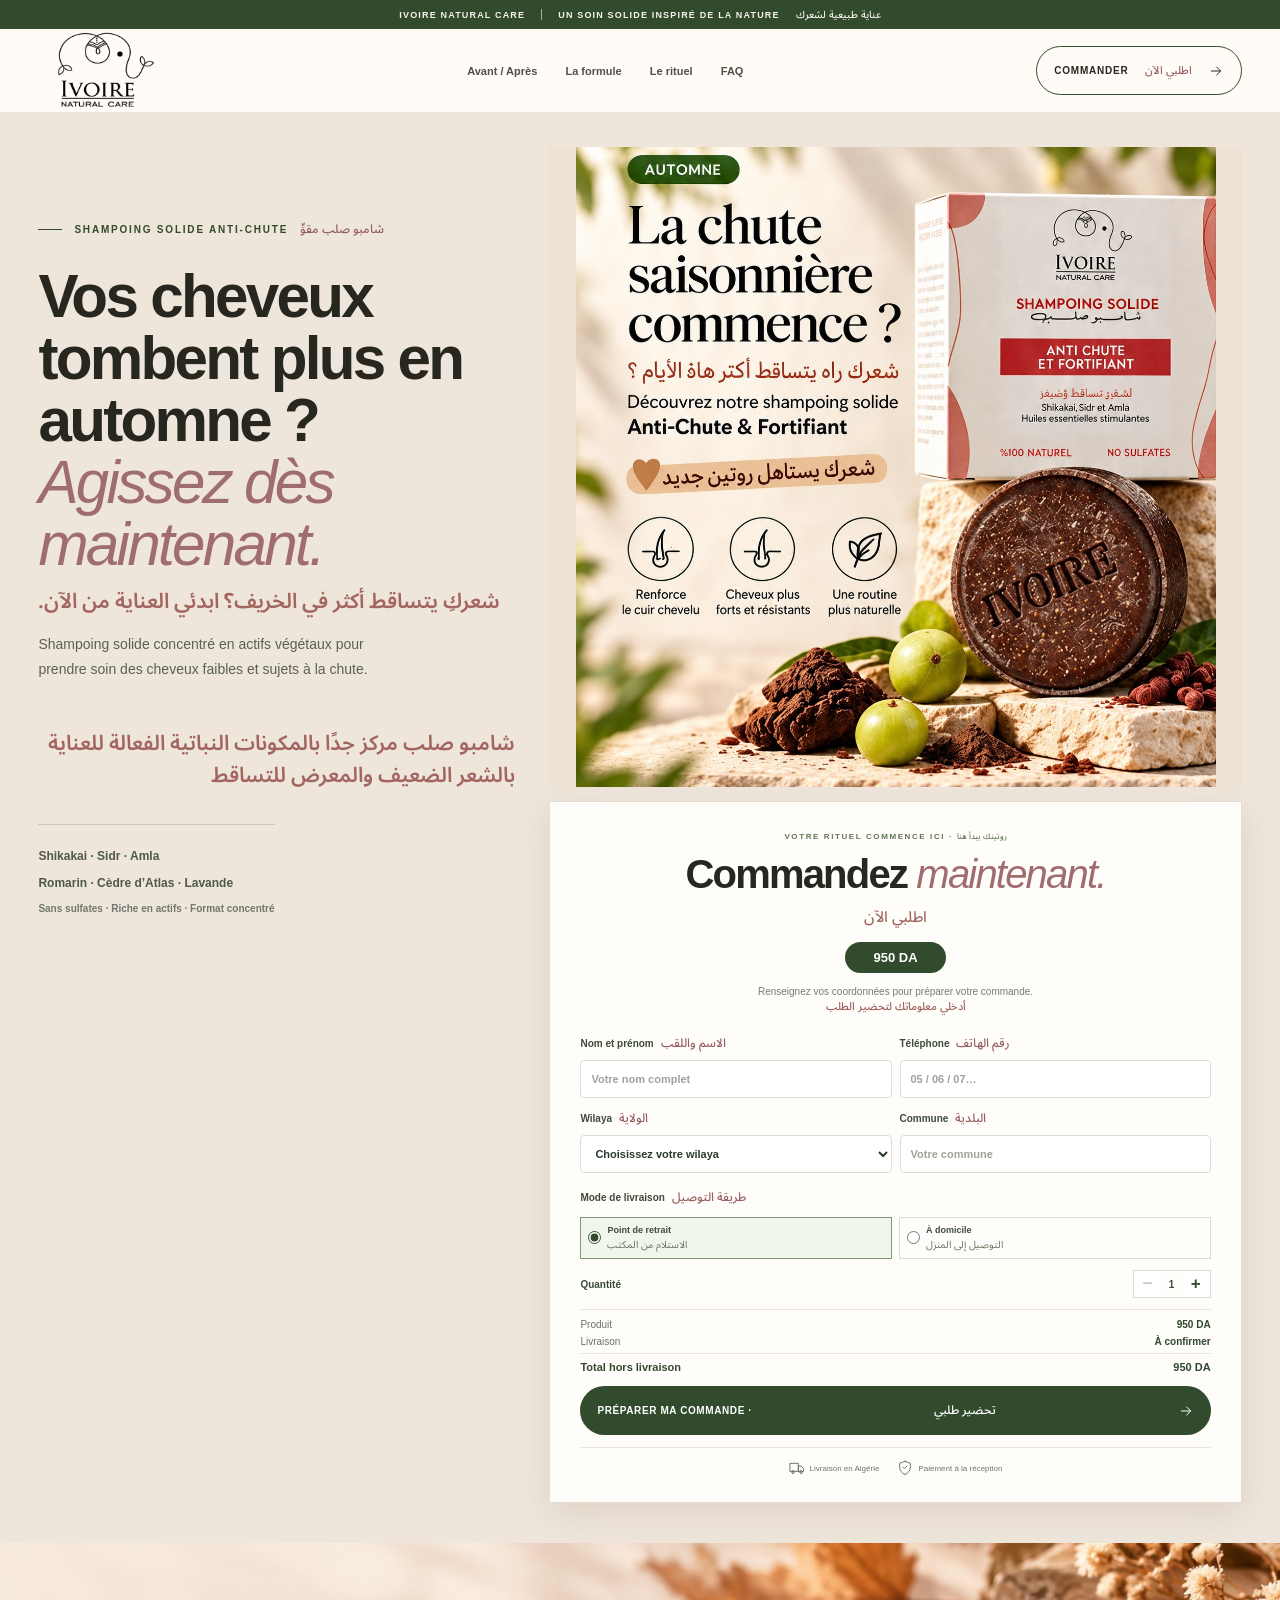
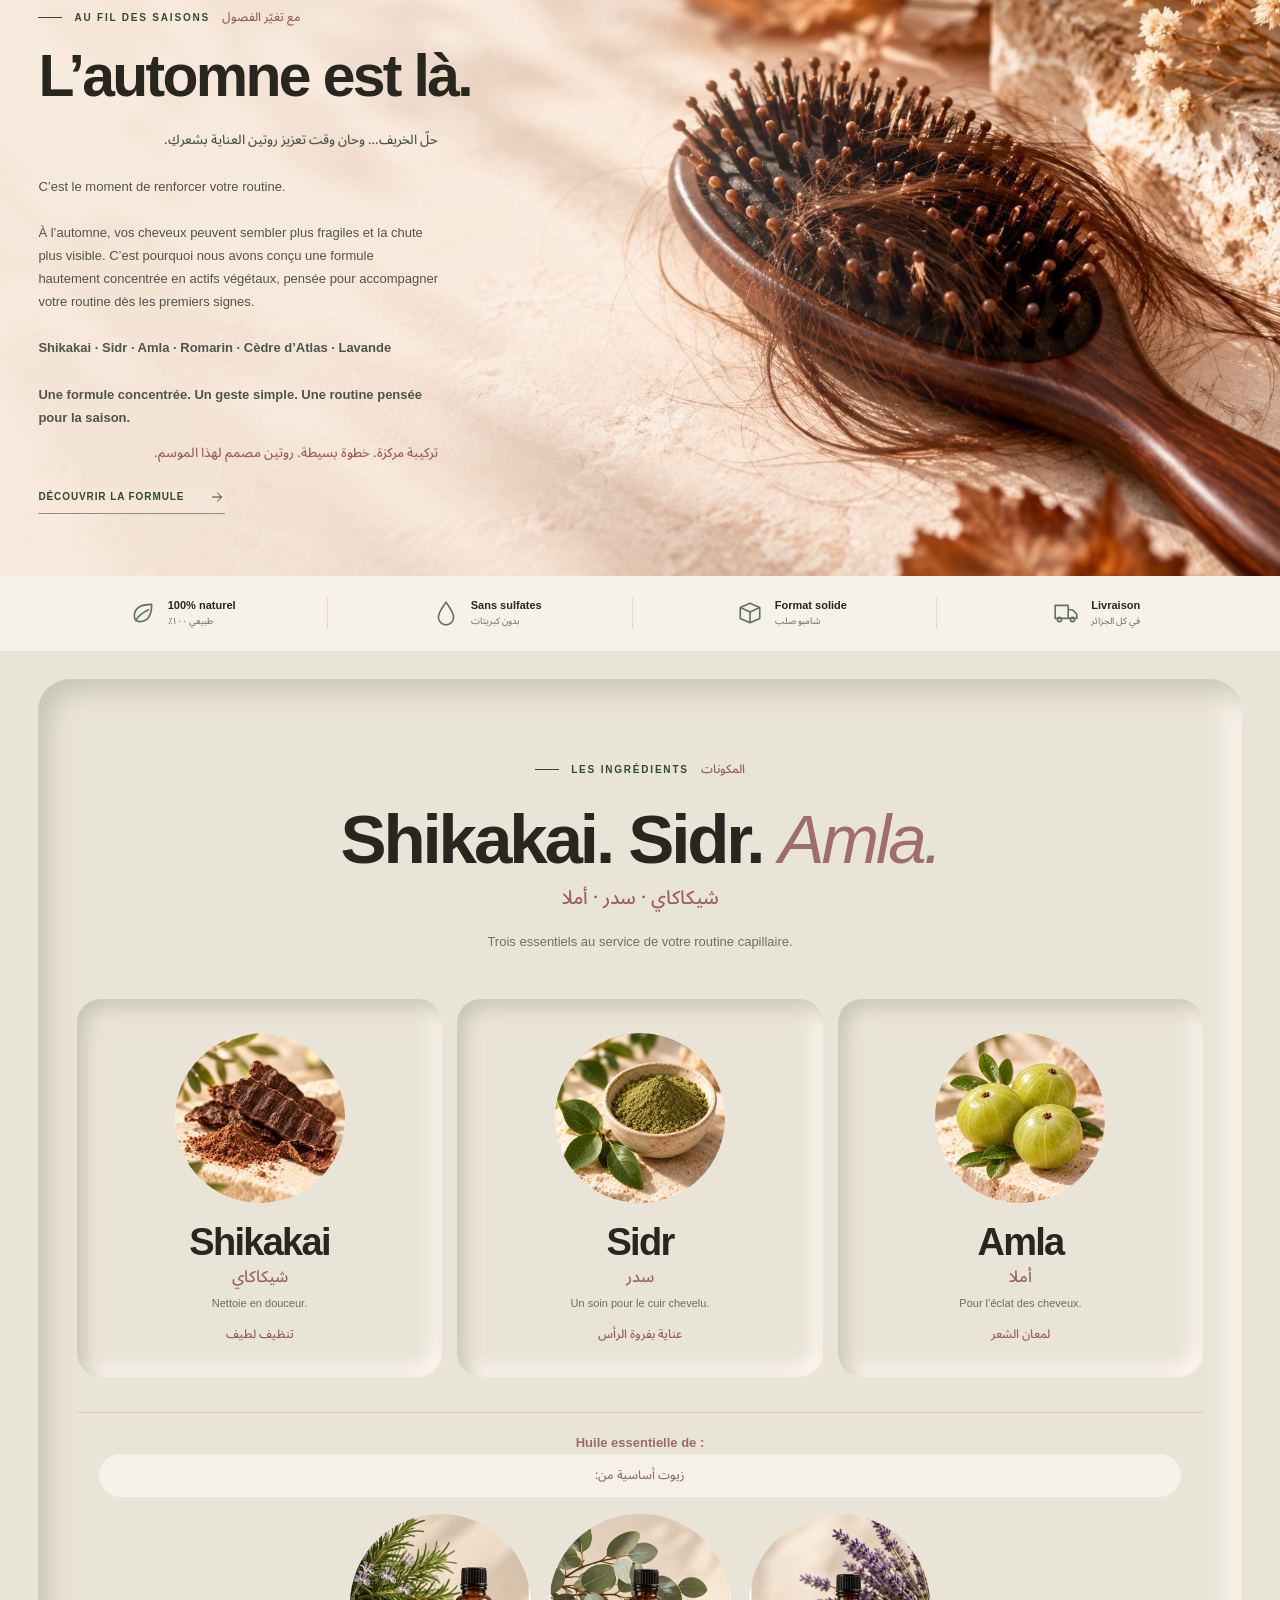
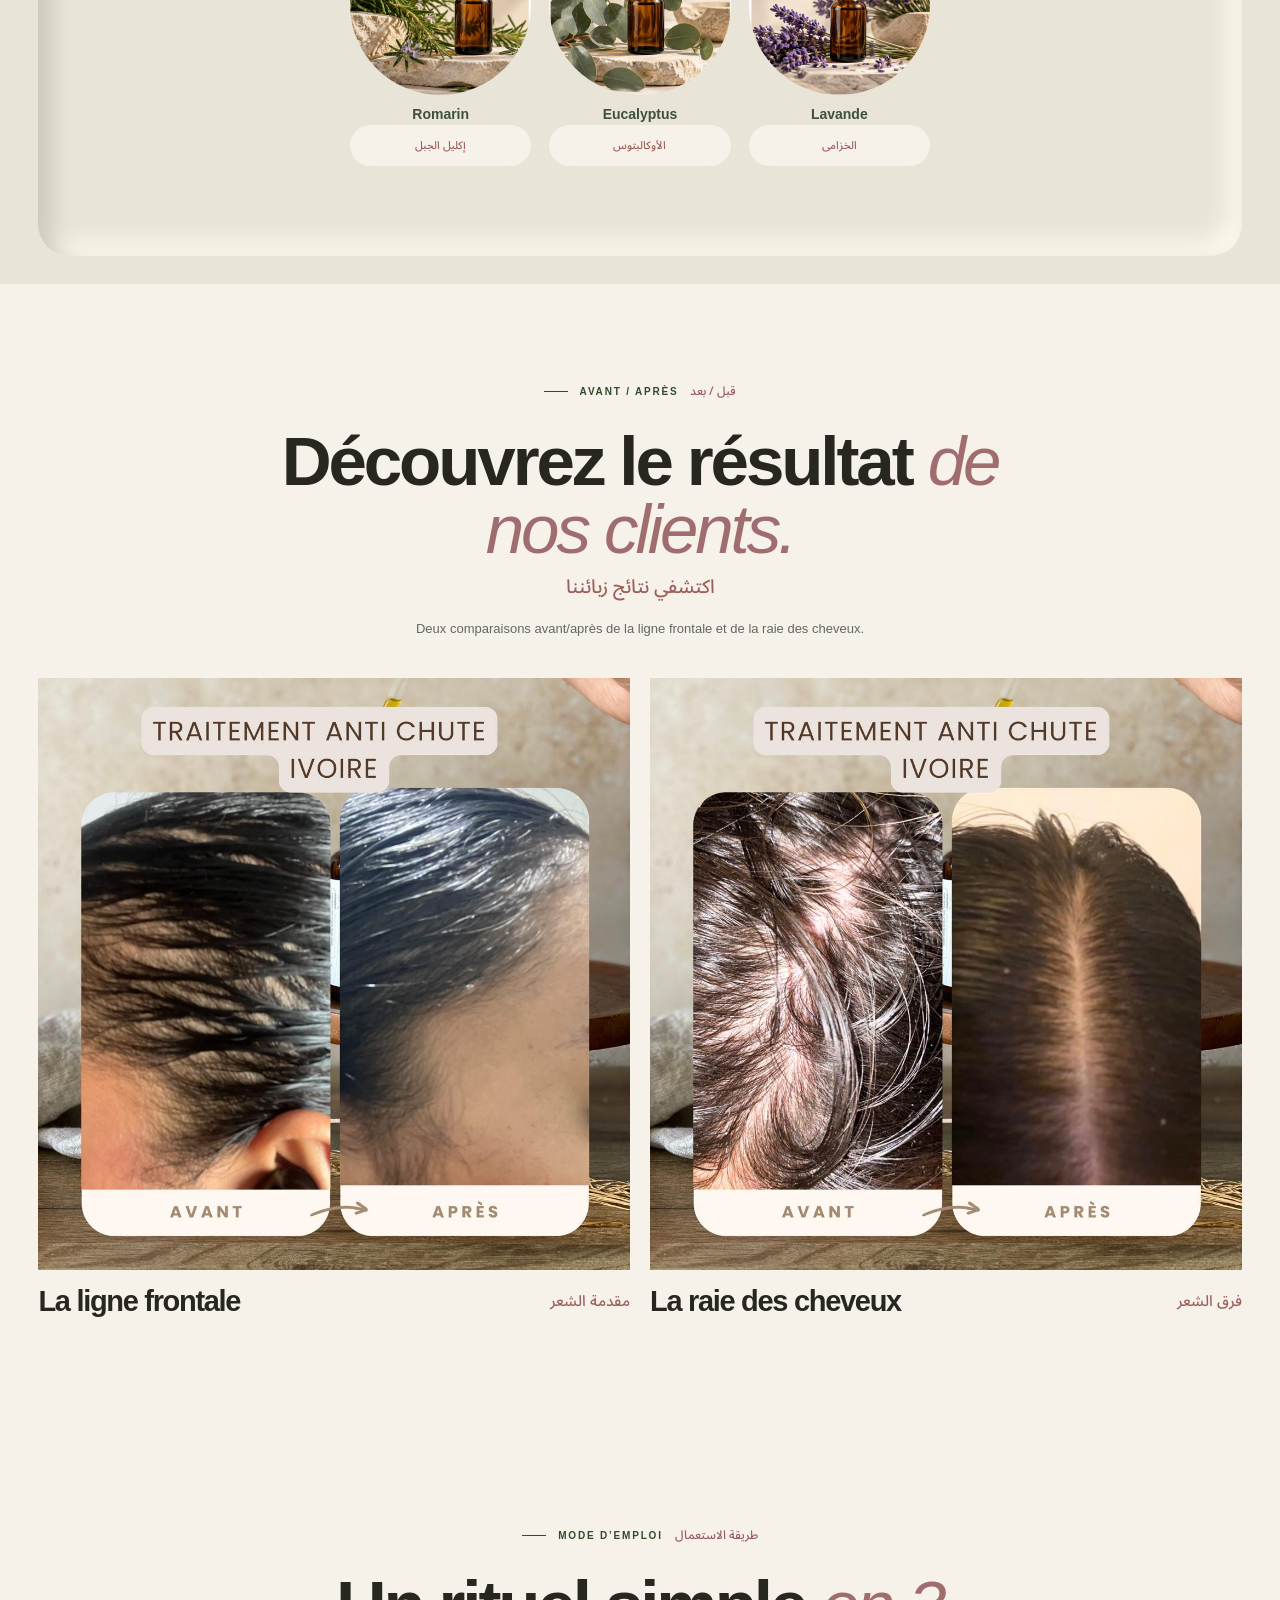
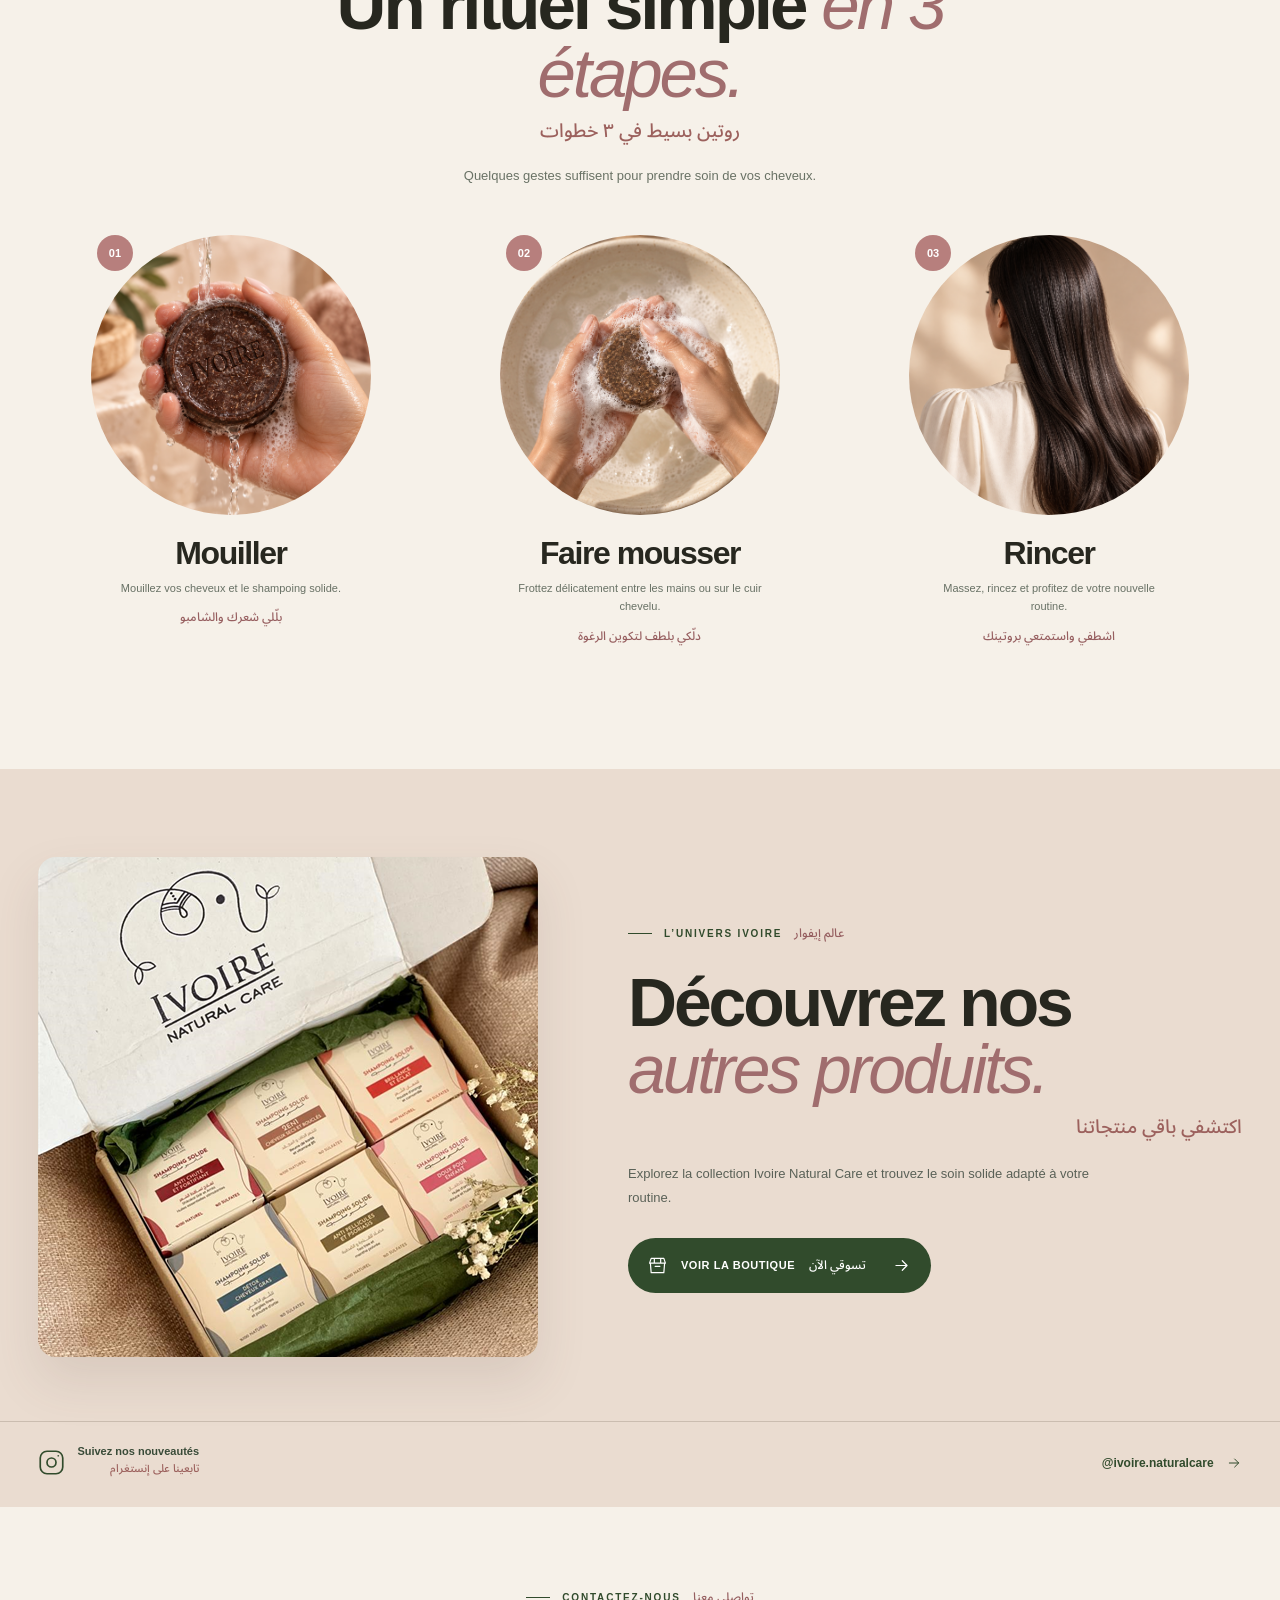
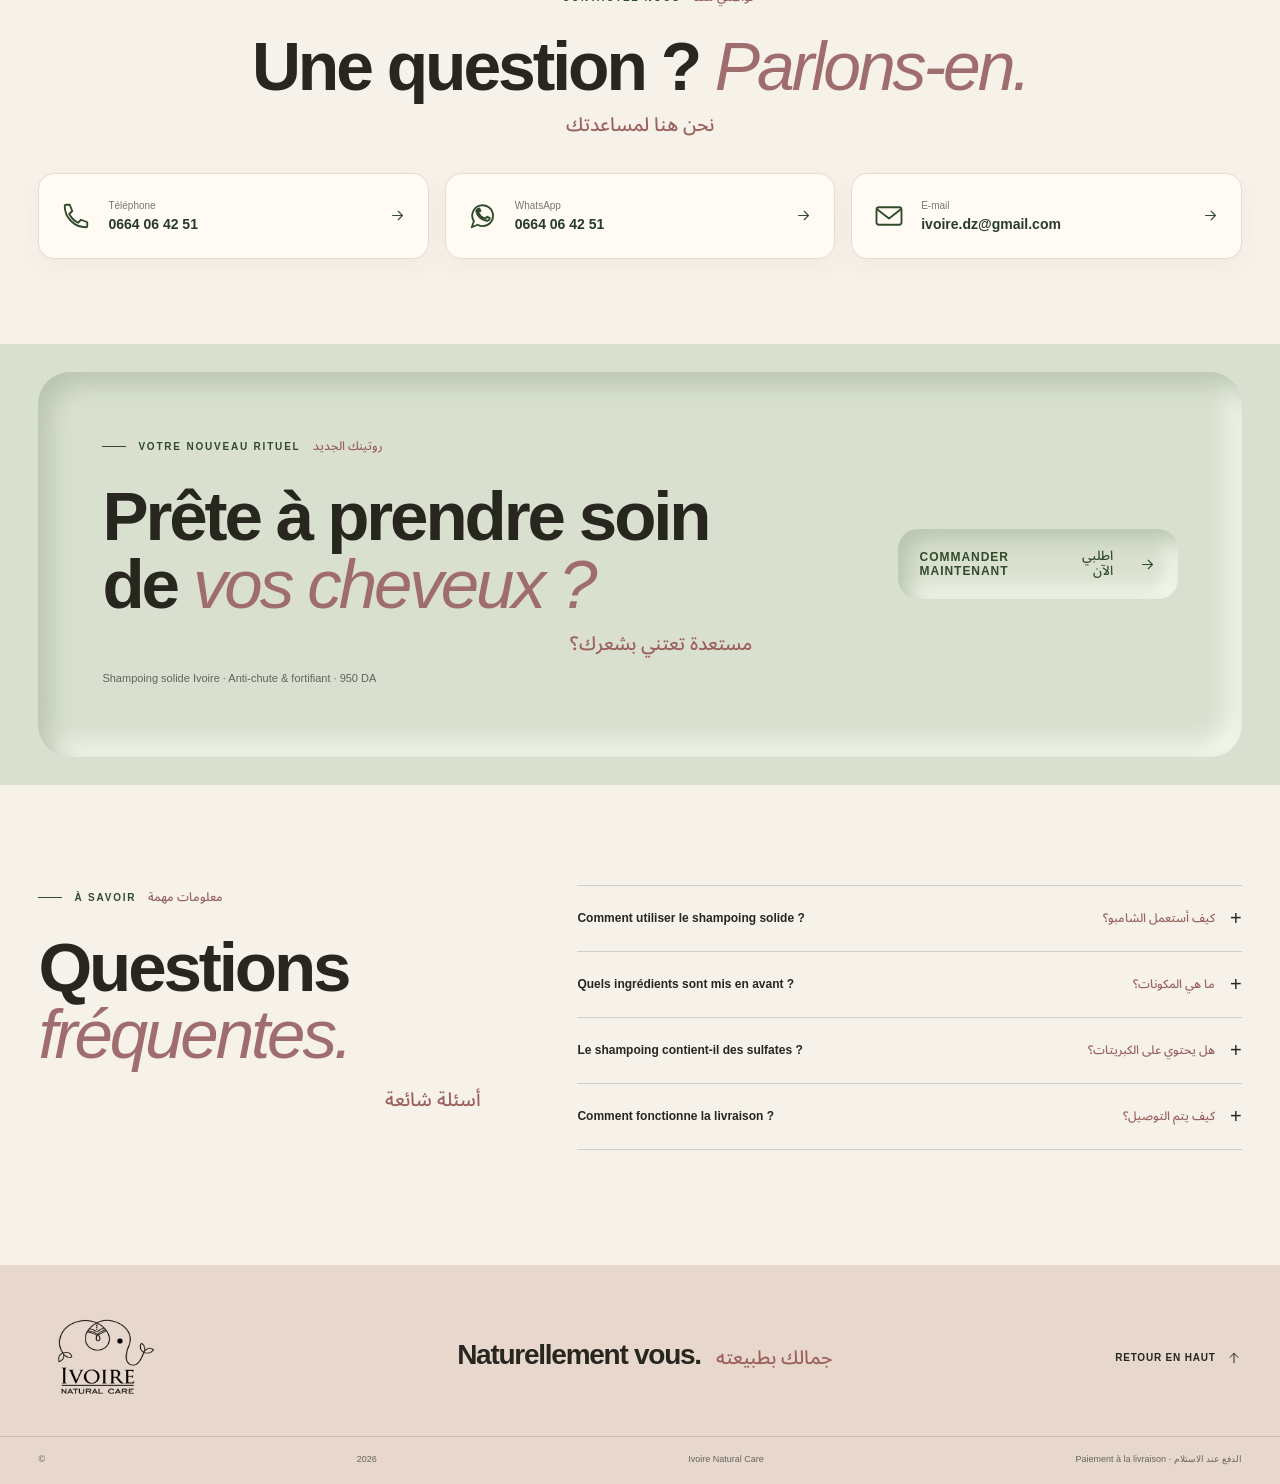
<file: index.html>
<!doctype html>
<html lang="fr">
<head>
  <meta charset="utf-8">
  <meta name="viewport" content="width=device-width, initial-scale=1">
  <meta name="theme-color" content="#f6f1e9">
  <meta name="description" content="Ivoire Natural Care : shampoing solide anti-chute et fortifiant au shikakai, sidr et amla. 950 DA. Livraison en Algérie.">
  <title>Ivoire Natural Care — Shampoing solide anti-chute</title>
  <link rel="preconnect" href="https://fonts.googleapis.com">
  <link rel="preconnect" href="https://fonts.gstatic.com" crossorigin>
  <link href="https://fonts.googleapis.com/css2?family=Cormorant+Garamond:wght@400;500;600;700&family=Noto+Sans+Arabic:wght@400;500;600;700&family=Plus+Jakarta+Sans:wght@400;500;600;700;800&display=swap" rel="stylesheet">
  <link rel="stylesheet" href="styles.css?v=12">
  <script src="app.js?v=3" defer></script>
</head>
<body>
  <svg class="svg-sprite" aria-hidden="true" xmlns="http://www.w3.org/2000/svg">
    <symbol id="i-arrow" viewBox="0 0 24 24"><path d="M5 12h14m-6-6 6 6-6 6"/></symbol>
    <symbol id="i-leaf" viewBox="0 0 24 24"><path d="M20 4C9 4 4 8 4 15a5 5 0 0 0 5 5c7 0 11-5 11-16ZM5 19c3-5 6-7 12-10"/></symbol>
    <symbol id="i-drop" viewBox="0 0 24 24"><path d="M12 2c-3 5-7 9-7 14a7 7 0 0 0 14 0c0-5-4-9-7-14Z"/></symbol>
    <symbol id="i-box" viewBox="0 0 24 24"><path d="m3 7 9-4 9 4v10l-9 4-9-4V7Zm0 0 9 4 9-4m-9 4v10"/></symbol>
    <symbol id="i-truck" viewBox="0 0 24 24"><path d="M2 5h12v12H2zM14 9h4l4 4v4h-8V9ZM6 20a2 2 0 1 0 0-4 2 2 0 0 0 0 4Zm12 0a2 2 0 1 0 0-4 2 2 0 0 0 0 4Z"/></symbol>
    <symbol id="i-shield" viewBox="0 0 24 24"><path d="m12 2 8 3v6c0 5-3.5 8.5-8 11-4.5-2.5-8-6-8-11V5l8-3Zm-3 9 2 2 4-4"/></symbol>
    <symbol id="i-spark" viewBox="0 0 24 24"><path d="m12 2 1.8 6.2L20 10l-6.2 1.8L12 18l-1.8-6.2L4 10l6.2-1.8L12 2Zm7 13 .7 2.3L22 18l-2.3.7L19 21l-.7-2.3L16 18l2.3-.7L19 15Z"/></symbol>
    <symbol id="i-heart" viewBox="0 0 24 24"><path d="M20.8 8.3c0 5-8.8 11.3-8.8 11.3S3.2 13.3 3.2 8.3a4.5 4.5 0 0 1 8.8-1.2 4.5 4.5 0 0 1 8.8 1.2Z"/></symbol>
    <symbol id="i-check" viewBox="0 0 24 24"><path d="m4 12 5 5L20 6"/></symbol>
    <symbol id="i-shop" viewBox="0 0 24 24"><path d="M3 9h18l-1 12H4L3 9Zm1-6h16l2 6H2l2-6Zm4 0v6m8-6v6M9 13h6"/></symbol>
    <symbol id="i-phone" viewBox="0 0 24 24"><path d="M7 3H4a1 1 0 0 0-1 1c0 9.4 7.6 17 17 17a1 1 0 0 0 1-1v-3l-5-2-2.4 2.4a16 16 0 0 1-7-7L9 8 7 3Z"/></symbol>
    <symbol id="i-mail" viewBox="0 0 24 24"><rect x="2" y="5" width="20" height="14" rx="2"/><path d="m3 7 9 7 9-7"/></symbol>
    <symbol id="i-instagram" viewBox="0 0 24 24"><rect x="2" y="2" width="20" height="20" rx="6"/><circle cx="12" cy="12" r="4"/><path d="M18 6h.01"/></symbol>
    <symbol id="i-whatsapp" viewBox="0 0 24 24"><path d="M20 11.7A8.3 8.3 0 0 1 7.7 19L3 21l1.7-4.8A8.3 8.3 0 1 1 20 11.7Z"/><path d="M8 8c.7 3.2 2.8 5.3 6 6l1.5-1.4 2 1c-.5 1.9-1.8 2.4-3.4 2.1-3.4-.5-6.9-4-7.4-7.4C6.4 7.7 7.1 6.5 9 6l1 2-2 0Z"/></symbol>
  </svg>

  <div class="announcement">Ivoire Natural Care <span class="announcement-sep"></span> Un soin solide inspiré de la nature <span class="ar" lang="ar" dir="rtl">عناية طبيعية لشعرك</span></div>
  <header class="site-header">
    <a class="brand" href="#accueil" aria-label="Ivoire Natural Care, accueil"><img src="assets/logo-ivoire-transparent.png" alt="Ivoire Natural Care" width="150" height="100"></a>
    <nav class="desktop-nav" aria-label="Navigation principale"><a href="#avant-apres">Avant / Après</a><a href="#ingredients">La formule</a><a href="#rituel">Le rituel</a><a href="#questions">FAQ</a></nav>
    <a class="header-cta" href="#commande-form">Commander <span class="ar" lang="ar" dir="rtl">اطلبي الآن</span> <svg class="icon"><use href="#i-arrow"/></svg></a>
  </header>

  <main>
    <section class="hero" id="accueil">
      <div class="hero-grid section-wrap">
        <div class="hero-copy">
          <p class="eyebrow"><span></span> SHAMPOING SOLIDE ANTI-CHUTE <span class="ar" lang="ar" dir="rtl">شامبو صلب مقوٍّ</span></p>
          <h1>Vos cheveux tombent plus en automne ? <em>Agissez dès maintenant.</em></h1>
          <p class="ar hero-ar" lang="ar" dir="rtl">شعركِ يتساقط أكثر في الخريف؟ ابدئي العناية من الآن.</p>
          <p class="hero-intro">Shampoing solide concentré en actifs végétaux pour prendre soin des cheveux faibles et sujets à la chute.</p>
          <p class="ar hero-ar hero-ar-detail" lang="ar" dir="rtl">شامبو صلب مركز جدًا بالمكونات النباتية الفعالة للعناية بالشعر الضعيف والمعرض للتساقط</p>
          <div class="hero-actives"><span> Shikakai · Sidr · Amla</span><span> Romarin · Cèdre d’Atlas · Lavande</span><small>Sans sulfates · Riche en actifs · Format concentré</small></div>
        </div>

        <div class="hero-product">
          <img src="assets/produit-campagne-2026.jpg" alt="Coffret et shampoing solide Ivoire parmi les amlas et les plantes" fetchpriority="high" width="1254" height="1254">
        </div>

        <form id="commande-form" class="order-form" novalidate>
          <input type="hidden" name="access_key" value="22367ca9-ef82-4b01-b7cd-e6b393a231a1">
          <input type="hidden" name="subject" value="Nouvelle commande Ivoire Natural Care">
          <input type="hidden" name="from_name" value="Formulaire Ivoire Natural Care">
          <input type="hidden" name="botcheck" value="">
          <div class="form-heading"><p>VOTRE RITUEL COMMENCE ICI · <span class="ar" lang="ar" dir="rtl">روتينك يبدأ هنا</span></p><h2>Commandez <em>maintenant.</em></h2><span class="ar form-ar" lang="ar" dir="rtl">اطلبي الآن</span><span class="price-pill">950 DA</span></div>
          <p class="form-intro">Renseignez vos coordonnées pour préparer votre commande.<br><span class="ar" lang="ar" dir="rtl">أدخلي معلوماتك لتحضير الطلب</span></p>
          <div class="form-grid">
            <label>Nom et prénom <span class="ar" lang="ar" dir="rtl">الاسم واللقب</span><input name="Nom complet" autocomplete="name" placeholder="Votre nom complet" required maxlength="100"></label>
            <label>Téléphone <span class="ar" lang="ar" dir="rtl">رقم الهاتف</span><input name="Téléphone" autocomplete="tel" type="tel" inputmode="tel" placeholder="05 / 06 / 07…" required maxlength="18"></label>
            <label>Wilaya <span class="ar" lang="ar" dir="rtl">الولاية</span><select name="Wilaya" id="wilaya" required><option value="">Choisissez votre wilaya</option></select></label>
            <label>Commune <span class="ar" lang="ar" dir="rtl">البلدية</span><input name="Commune" autocomplete="address-level2" placeholder="Votre commune" required maxlength="100"></label>
          </div>
          <fieldset class="delivery"><legend>Mode de livraison <span class="ar" lang="ar" dir="rtl">طريقة التوصيل</span></legend><label><input type="radio" name="Mode de livraison" value="Stop Desk" checked><span>Point de retrait <small class="ar" lang="ar" dir="rtl">الاستلام من المكتب</small></span></label><label><input type="radio" name="Mode de livraison" value="Domicile"><span>À domicile <small class="ar" lang="ar" dir="rtl">التوصيل إلى المنزل</small></span></label></fieldset>
          <label id="address-wrap" hidden>Adresse de livraison<input id="address" name="Adresse" autocomplete="street-address" placeholder="Rue, numéro, bâtiment…" maxlength="240" disabled></label>
          <div class="quantity-row"><span>Quantité</span><div class="quantity-control"><button type="button" id="minus" aria-label="Diminuer la quantité">−</button><output id="quantity">1</output><button type="button" id="plus" aria-label="Augmenter la quantité">+</button></div></div>
          <div class="form-total"><span>Produit <b id="subtotal">950 DA</b></span><span>Livraison <b>À confirmer</b></span><strong>Total hors livraison <b id="total">950 DA</b></strong></div>
          <button class="submit" type="submit">Préparer ma commande · <span class="ar" lang="ar" dir="rtl">تحضير طلبي</span> <svg class="icon"><use href="#i-arrow"/></svg></button>
          <p id="form-status" class="form-status" role="status" aria-live="polite" hidden></p>
          <div class="form-assurance"><span><svg class="icon"><use href="#i-truck"/></svg> Livraison en Algérie</span><span><svg class="icon"><use href="#i-shield"/></svg> Paiement à la réception</span></div>
        </form>
      </div>
    </section>

    <section class="autumn" aria-labelledby="autumn-title">
      <div class="autumn-inner section-wrap">
        <div class="autumn-copy">
          <p class="eyebrow"><span></span> AU FIL DES SAISONS <span class="ar" lang="ar" dir="rtl">مع تغيّر الفصول</span></p>
          <h2 id="autumn-title">L’automne est là.</h2>
          <p class="ar section-ar" lang="ar" dir="rtl">حلّ الخريف… وحان وقت تعزيز روتين العناية بشعركِ.</p>
          <p>C’est le moment de renforcer votre routine.</p>
          <p>À l’automne, vos cheveux peuvent sembler plus fragiles et la chute plus visible. C’est pourquoi nous avons conçu une formule hautement concentrée en actifs végétaux, pensée pour accompagner votre routine dès les premiers signes.</p>
          <p class="autumn-actives">Shikakai · Sidr · Amla · Romarin · Cèdre d’Atlas · Lavande</p>
          <p class="autumn-closing">Une formule concentrée. Un geste simple. Une routine pensée pour la saison.</p>
          <p class="ar autumn-detail" lang="ar" dir="rtl">تركيبة مركزة. خطوة بسيطة. روتين مصمم لهذا الموسم.</p>
          <a class="text-link" href="#ingredients">DÉCOUVRIR LA FORMULE <svg class="icon"><use href="#i-arrow"/></svg></a>
        </div>
        <div class="autumn-image"><img src="assets/brosse-automne.jpg" alt="Brosse en bois avec quelques cheveux, dans une ambiance douce d’automne" loading="lazy" width="1776" height="887"></div>
      </div>
    </section>

    <div class="trust-strip section-wrap" aria-label="Les essentiels Ivoire"><div><svg class="icon"><use href="#i-leaf"/></svg><span>100% naturel<br><small class="ar" lang="ar" dir="rtl">طبيعي ١٠٠٪</small></span></div><div><svg class="icon"><use href="#i-drop"/></svg><span>Sans sulfates<br><small class="ar" lang="ar" dir="rtl">بدون كبريتات</small></span></div><div><svg class="icon"><use href="#i-box"/></svg><span>Format solide<br><small class="ar" lang="ar" dir="rtl">شامبو صلب</small></span></div><div><svg class="icon"><use href="#i-truck"/></svg><span>Livraison<br><small class="ar" lang="ar" dir="rtl">في كل الجزائر</small></span></div></div>

    <section class="ingredients" id="ingredients"><div class="section-wrap ingredients-inner"><div class="ingredients-top"><p class="eyebrow"><span></span> LES INGRÉDIENTS <span class="ar" lang="ar" dir="rtl">المكونات</span></p><h2>Shikakai. Sidr. <em>Amla.</em></h2><p class="ar section-ar" lang="ar" dir="rtl">شيكاكاي · سدر · أملا</p><p>Trois essentiels au service de votre routine capillaire.</p></div><div class="ingredient-grid"><article><img class="ingredient-photo" src="assets/ingredient-shikakai-v2.png" alt="Gousses de shikakai" width="500" height="500" loading="eager"><h3>Shikakai <span class="ar" lang="ar" dir="rtl">شيكاكاي</span></h3><p>Nettoie en douceur.</p><small class="ar" lang="ar" dir="rtl">تنظيف لطيف</small></article><article><img class="ingredient-photo" src="assets/ingredient-sidr-v2.png" alt="Poudre de sidr et feuilles" width="500" height="500" loading="eager"><h3>Sidr <span class="ar" lang="ar" dir="rtl">سدر</span></h3><p>Un soin pour le cuir chevelu.</p><small class="ar" lang="ar" dir="rtl">عناية بفروة الرأس</small></article><article><img class="ingredient-photo" src="assets/ingredient-amla-v2.png" alt="Fruits verts amla" width="500" height="500" loading="eager"><h3>Amla <span class="ar" lang="ar" dir="rtl">أملا</span></h3><p>Pour l’éclat des cheveux.</p><small class="ar" lang="ar" dir="rtl">لمعان الشعر</small></article></div><div class="essential-oils"><p>Huile essentielle de : <span class="ar" lang="ar" dir="rtl">زيوت أساسية من:</span></p><div class="oil-grid"><article class="oil-card"><div class="oil-photo"><img src="assets/essential-oil-rosemary.jpg" alt="Brins de romarin et huile essentielle" width="724" height="724" loading="lazy"></div><h3>Romarin <span class="ar" lang="ar" dir="rtl">إكليل الجبل</span></h3></article><article class="oil-card"><div class="oil-photo"><img src="assets/essential-oil-eucalyptus.jpg" alt="Feuilles d’eucalyptus et huile essentielle" width="724" height="724" loading="lazy"></div><h3>Eucalyptus <span class="ar" lang="ar" dir="rtl">الأوكالبتوس</span></h3></article><article class="oil-card"><div class="oil-photo"><img src="assets/essential-oil-lavender.jpg" alt="Fleurs de lavande et huile essentielle" width="724" height="724" loading="lazy"></div><h3>Lavande <span class="ar" lang="ar" dir="rtl">الخزامى</span></h3></article></div></div></div></section>

    <section class="before-after section-wrap" id="avant-apres" aria-labelledby="before-after-title"><div class="before-after-head"><p class="eyebrow"><span></span> AVANT / APRÈS <span class="ar" lang="ar" dir="rtl">قبل / بعد</span></p><h2 id="before-after-title">Découvrez le résultat <em>de nos clients.</em></h2><p class="ar section-ar" lang="ar" dir="rtl">اكتشفي نتائج زبائننا</p><p>Deux comparaisons avant/après de la ligne frontale et de la raie des cheveux.</p></div><div class="before-after-grid"><figure><div class="comparison-photo"><img src="assets/avant-apres-ligne.jpg" alt="Comparaison avant et après de la ligne frontale fournie par Ivoire" width="1080" height="1080" loading="lazy"></div><figcaption>La ligne frontale <span class="ar" lang="ar" dir="rtl">مقدمة الشعر</span></figcaption></figure><figure><div class="comparison-photo"><img src="assets/avant-apres-raie.jpg" alt="Comparaison avant et après de la raie des cheveux fournie par Ivoire" width="1080" height="1080" loading="lazy"></div><figcaption>La raie des cheveux <span class="ar" lang="ar" dir="rtl">فرق الشعر</span></figcaption></figure></div></section>

    <section class="ritual section-wrap" id="rituel"><div class="ritual-head"><p class="eyebrow"><span></span> MODE D’EMPLOI <span class="ar" lang="ar" dir="rtl">طريقة الاستعمال</span></p><h2>Un rituel simple <em>en 3 étapes.</em></h2><p class="ar section-ar" lang="ar" dir="rtl">روتين بسيط في ٣ خطوات</p><p>Quelques gestes suffisent pour prendre soin de vos cheveux.</p></div><div class="ritual-grid"><article><div class="ritual-photo"><img src="assets/rituel-mouiller.png" alt="Main mouillant le shampoing solide Ivoire" loading="lazy"><span>01</span></div><h3>Mouiller</h3><p>Mouillez vos cheveux et le shampoing solide.</p><small class="ar" lang="ar" dir="rtl">بلّلي شعرك والشامبو</small></article><article><div class="ritual-photo"><img src="assets/rituel-mousser.png" alt="Mains faisant mousser le shampoing solide" loading="lazy"><span>02</span></div><h3>Faire mousser</h3><p>Frottez délicatement entre les mains ou sur le cuir chevelu.</p><small class="ar" lang="ar" dir="rtl">دلّكي بلطف لتكوين الرغوة</small></article><article><div class="ritual-photo"><img src="assets/rituel-rincer.png" alt="Cheveux brillants après rinçage" loading="lazy"><span>03</span></div><h3>Rincer</h3><p>Massez, rincez et profitez de votre nouvelle routine.</p><small class="ar" lang="ar" dir="rtl">اشطفي واستمتعي بروتينك</small></article></div></section>

    <section class="more-products" aria-labelledby="more-products-title">
      <div class="section-wrap more-products-grid">
        <div class="more-products-photo"><img src="assets/collection-ivoire-500.png" alt="Coffret Ivoire Natural Care réunissant plusieurs shampoings solides" width="500" height="500" loading="lazy"></div>
        <div class="more-products-copy"><p class="eyebrow"><span></span> L’UNIVERS IVOIRE <span class="ar" lang="ar" dir="rtl">عالم إيفوار</span></p><h2 id="more-products-title">Découvrez nos <em>autres produits.</em></h2><p class="ar section-ar" lang="ar" dir="rtl">اكتشفي باقي منتجاتنا</p><p>Explorez la collection Ivoire Natural Care et trouvez le soin solide adapté à votre routine.</p><a class="shop-button" href="https://ivoirenaturalcare.com/shop/?v=1663943fa02b" target="_blank" rel="noopener noreferrer"><svg class="icon"><use href="#i-shop"/></svg> Voir la boutique <span class="ar" lang="ar" dir="rtl">تسوقي الآن</span><svg class="icon"><use href="#i-arrow"/></svg></a></div>
      </div>
      <div class="section-wrap social-bar"><div><svg class="icon"><use href="#i-instagram"/></svg><span>Suivez nos nouveautés <small class="ar" lang="ar" dir="rtl">تابعينا على إنستغرام</small></span></div><a href="https://www.instagram.com/ivoire.naturalcare?stkn=MWdpM3JlcjRsY3dwMg%3D%3D&amp;utm_source=qr" target="_blank" rel="noopener noreferrer">@ivoire.naturalcare <svg class="icon"><use href="#i-arrow"/></svg></a></div>
    </section>

    <section class="contact-block section-wrap" id="contact"><div class="contact-head"><p class="eyebrow"><span></span> CONTACTEZ-NOUS <span class="ar" lang="ar" dir="rtl">تواصلي معنا</span></p><h2>Une question ? <em>Parlons-en.</em></h2><p class="ar section-ar" lang="ar" dir="rtl">نحن هنا لمساعدتك</p></div><div class="contact-grid"><a href="tel:+213664064251"><svg class="icon"><use href="#i-phone"/></svg><span>Téléphone <strong>0664 06 42 51</strong></span><svg class="icon link-arrow"><use href="#i-arrow"/></svg></a><a href="https://wa.me/213664064251" target="_blank" rel="noopener noreferrer"><svg class="icon"><use href="#i-whatsapp"/></svg><span>WhatsApp <strong>0664 06 42 51</strong></span><svg class="icon link-arrow"><use href="#i-arrow"/></svg></a><a href="mailto:ivoire.dz@gmail.com"><svg class="icon"><use href="#i-mail"/></svg><span>E-mail <strong>ivoire.dz@gmail.com</strong></span><svg class="icon link-arrow"><use href="#i-arrow"/></svg></a></div></section>

    <section class="last-cta"><div class="section-wrap last-cta-inner"><div><p class="eyebrow"><span></span> VOTRE NOUVEAU RITUEL <span class="ar" lang="ar" dir="rtl">روتينك الجديد</span></p><h2>Prête à prendre soin de <em>vos cheveux ?</em></h2><p class="ar section-ar" lang="ar" dir="rtl">مستعدة تعتني بشعرك؟</p><p>Shampoing solide Ivoire · Anti-chute & fortifiant · 950 DA</p></div><a class="btn-creuse" href="#commande-form">Commander maintenant <span class="ar" lang="ar" dir="rtl">اطلبي الآن</span> <svg class="icon"><use href="#i-arrow"/></svg></a></div></section>

    <section class="faq section-wrap" id="questions"><div><p class="eyebrow"><span></span> À SAVOIR <span class="ar" lang="ar" dir="rtl">معلومات مهمة</span></p><h2>Questions <em>fréquentes.</em></h2><p class="ar section-ar" lang="ar" dir="rtl">أسئلة شائعة</p></div><div class="faq-list"><details><summary>Comment utiliser le shampoing solide ? <span class="ar" lang="ar" dir="rtl">كيف أستعمل الشامبو؟</span></summary><p>Mouillez vos cheveux et le shampoing. Faites mousser entre les mains ou sur le cuir chevelu, massez doucement puis rincez.<br><span class="ar" lang="ar" dir="rtl">بلّلي شعرك والشامبو، كوّني الرغوة، دلّكي بلطف ثم اشطفي.</span></p></details><details><summary>Quels ingrédients sont mis en avant ? <span class="ar" lang="ar" dir="rtl">ما هي المكونات؟</span></summary><p>Le produit met en avant le shikakai, le sidr et l’amla. Consultez l’emballage pour la composition complète.<br><span class="ar" lang="ar" dir="rtl">شيكاكاي، سدر وأملا. راجعي العبوة لمعرفة التركيبة الكاملة.</span></p></details><details><summary>Le shampoing contient-il des sulfates ? <span class="ar" lang="ar" dir="rtl">هل يحتوي على الكبريتات؟</span></summary><p>L’emballage fourni indique « 0% sulfates ».<br><span class="ar" lang="ar" dir="rtl">تشير العبوة إلى أنه بدون كبريتات.</span></p></details><details><summary>Comment fonctionne la livraison ? <span class="ar" lang="ar" dir="rtl">كيف يتم التوصيل؟</span></summary><p>Vous pouvez choisir un point de retrait ou une livraison à domicile. Les frais et la disponibilité seront confirmés avant validation.<br><span class="ar" lang="ar" dir="rtl">يمكنك اختيار الاستلام من المكتب أو التوصيل للمنزل. تُؤكّد الرسوم قبل الطلب.</span></p></details></div></section>
  </main>

  <footer><div class="section-wrap footer-inner"><a class="brand footer-brand" href="#accueil" aria-label="Ivoire Natural Care, retour en haut"><img src="assets/logo-ivoire-transparent.png" alt="Ivoire Natural Care" width="150" height="100"></a><p>Naturellement vous. <span class="ar" lang="ar" dir="rtl">جمالك بطبيعته</span></p><a href="#accueil">Retour en haut <svg class="icon"><use href="#i-arrow"/></svg></a></div><div class="section-wrap footer-bottom">© <span id="year">2026</span> Ivoire Natural Care <span>Paiement à la livraison · الدفع عند الاستلام</span></div></footer>
  <a class="mobile-cta" href="#commande-form">Commander · 950 DA <span class="ar" lang="ar" dir="rtl">اطلبي الآن</span> <svg class="icon"><use href="#i-arrow"/></svg></a>
</body>
</html>
</file>
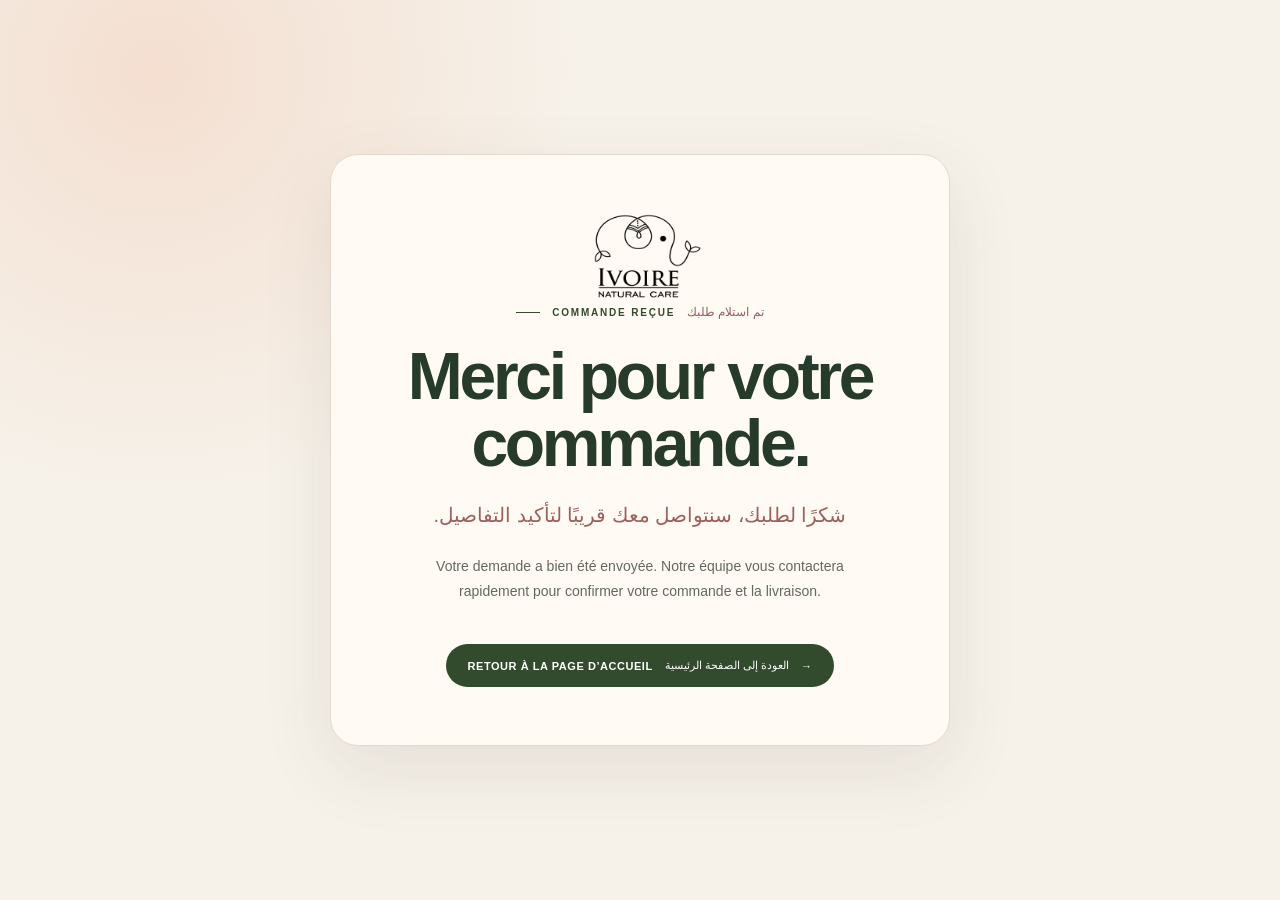
<file: merci.html>
<!doctype html>
<html lang="fr">
<head>
  <meta charset="utf-8">
  <meta name="viewport" content="width=device-width, initial-scale=1">
  <meta name="theme-color" content="#f6f1e9">
  <title>Merci pour votre commande — Ivoire Natural Care</title>
  <link rel="stylesheet" href="styles.css?v=12">
</head>
<body class="thank-you-page">
  <main class="thank-you-card" aria-labelledby="thanks-title">
    <a class="thank-you-logo" href="index.html#accueil"><img src="assets/logo-ivoire-transparent.png" alt="Ivoire Natural Care" width="150" height="100"></a>
    <p class="eyebrow"><span></span> COMMANDE REÇUE <span class="ar" lang="ar" dir="rtl">تم استلام طلبك</span></p>
    <h1 id="thanks-title">Merci pour votre commande.</h1>
    <p class="ar thanks-ar" lang="ar" dir="rtl">شكرًا لطلبك، سنتواصل معك قريبًا لتأكيد التفاصيل.</p>
    <p>Votre demande a bien été envoyée. Notre équipe vous contactera rapidement pour confirmer votre commande et la livraison.</p>
    <a class="thank-you-button" href="index.html#accueil">Retour à la page d’accueil <span class="ar" lang="ar" dir="rtl">العودة إلى الصفحة الرئيسية</span><span aria-hidden="true">→</span></a>
  </main>
</body>
</html>
</file>
<file: styles.css>
:root{--cream:#f6f1e9;--paper:#fffcf7;--ink:#27271f;--muted:#62665b;--green:#314b2c;--rose:#b47a79;--line:#ded8ce}
*{box-sizing:border-box}html{scroll-behavior:smooth}body{margin:0;background:var(--cream);color:var(--ink);font-family:'Plus Jakarta Sans',sans-serif;-webkit-font-smoothing:antialiased}img{display:block;max-width:100%}a{color:inherit;text-decoration:none}button,input,select{font:inherit}button{cursor:pointer}[hidden]{display:none!important}.svg-sprite{position:absolute;width:0;height:0;overflow:hidden}.icon{width:20px;height:20px;fill:none;stroke:currentColor;stroke-width:1.5;stroke-linecap:round;stroke-linejoin:round;flex:none}.section-wrap{max-width:1500px;margin:0 auto;padding-left:clamp(20px,3vw,52px);padding-right:clamp(20px,3vw,52px)}.announcement{height:29px;display:flex;align-items:center;justify-content:center;gap:16px;background:var(--green);color:#f7f3ed;font-size:9px;letter-spacing:.13em;text-transform:uppercase;font-weight:700}.announcement-sep{height:11px;width:1px;background:#9db396}.site-header{height:84px;background:var(--paper);padding:0 clamp(20px,3vw,52px);display:flex;align-items:center;justify-content:space-between;gap:26px;border-bottom:1px solid #ebe5db}.brand{display:block;position:relative;overflow:hidden;width:136px;height:73px;flex:none}.brand img{position:absolute;max-width:none;width:136px;height:91px;left:-7px;top:-7px;object-fit:contain}.desktop-nav{display:flex;align-items:center;gap:clamp(20px,2.2vw,42px)}.desktop-nav a{font-size:11px;font-weight:700;color:#4d5148}.desktop-nav a:hover,.text-link:hover{color:var(--rose)}.header-cta{display:flex;align-items:center;gap:16px;border:1px solid var(--green);padding:12px 17px;border-radius:50px;text-transform:uppercase;letter-spacing:.08em;font-size:10px;font-weight:800}.header-cta:hover{background:var(--green);color:white}.header-cta .icon{width:16px;height:16px}.eyebrow{display:flex;align-items:center;gap:12px;color:var(--green);font-size:10px;font-weight:800;letter-spacing:.18em;margin:0 0 24px}.eyebrow>span{width:24px;height:1px;background:currentColor}.hero{background:#efe6db}.hero-grid{display:grid;grid-template-columns:minmax(0,.95fr) minmax(0,1.16fr) minmax(350px,.93fr);gap:18px;align-items:stretch;padding-top:34px;padding-bottom:40px}.hero-copy{padding:65px 4px 18px 0;display:flex;flex-direction:column;align-items:flex-start}.hero-copy h1{font-family:'Cormorant Garamond',serif;font-size:clamp(58px,5.6vw,89px);line-height:.94;letter-spacing:-.045em;font-weight:500;margin:0 0 27px}.hero-copy h1 em,.story h2 em,.ingredients h2 em,.ritual h2 em,.last-cta h2 em,.faq h2 em,.order-form h2 em{font-weight:500;color:#a06d6e}.hero-intro{font-size:13px;line-height:1.85;color:#596157;max-width:350px;margin:0 0 45px}.hero-mini{display:grid;grid-template-columns:repeat(3,1fr);gap:14px;width:100%;border-top:1px solid #d0c6bb;padding-top:25px;margin-top:auto}.hero-mini>div{display:flex;flex-direction:column;align-items:flex-start;gap:10px}.hero-mini .icon{width:27px;height:27px;stroke:#5b7153}.hero-mini span{font-size:10px;line-height:1.5;color:#4e584b;font-weight:700}.hero-mobile-link{display:none}.hero-product{position:relative;min-height:615px;overflow:hidden;background:#e7d9c8}.hero-product>img{width:100%;height:100%;position:absolute;inset:0;object-fit:cover;object-position:50% 50%}.product-caption{position:absolute;left:18px;bottom:18px;right:18px;background:#fffaf1ed;padding:14px 16px;display:flex;justify-content:space-between;align-items:center;gap:12px;box-shadow:0 4px 30px #34281b15}.product-caption span{font-size:8px;letter-spacing:.15em;color:var(--green);font-weight:800}.product-caption strong{font-family:'Cormorant Garamond',serif;font-size:23px;font-weight:600}.product-caption small{font-size:9px;color:#576151;text-align:right}.order-form{background:#fffdfa;border:1px solid #e5ddd2;box-shadow:0 10px 32px #5f4a3921;padding:27px 26px;min-width:0}.form-heading{position:relative;text-align:center;padding:0 0 11px}.form-heading>p{font-size:8px;font-weight:800;letter-spacing:.2em;color:#607655;margin:0 0 8px}.form-heading h2{font-family:'Cormorant Garamond',serif;font-size:37px;line-height:1.05;letter-spacing:-.035em;font-weight:600;margin:0 0 11px}.price-pill{display:inline-block;background:var(--green);color:#fff;border-radius:40px;font-size:13px;font-weight:800;padding:8px 28px}.form-intro{text-align:center;color:#777b70;font-size:10px;line-height:1.5;margin:0 0 15px}.form-grid{display:grid;gap:8px}.order-form label{display:block;font-size:10px;font-weight:700;color:#3e4b39}.order-form input:not([type=radio]),.order-form select{display:block;width:100%;height:38px;margin-top:4px;padding:0 10px;border:1px solid #deded8;border-radius:4px;outline:none;background:white;color:#293b2b;font-size:11px}.order-form input::placeholder{color:#9da49a}.order-form input:focus,.order-form select:focus{border-color:#708563;box-shadow:0 0 0 3px #718d6226}.delivery{border:0;padding:0;margin:12px 0 8px;display:grid;grid-template-columns:1fr 1fr;gap:7px}.delivery legend{font-size:10px;color:#3e4b39;font-weight:800;padding:0 0 7px}.delivery label{display:flex;gap:6px;align-items:center;padding:7px;border:1px solid #dddcd3;cursor:pointer;font-size:9px;line-height:1.25}.delivery label:has(input:checked){border-color:#829776;background:#f1f6ed}.delivery input{accent-color:var(--green);margin:0}.delivery small{display:block;color:#838a7e;font-size:8px;font-weight:400;margin-top:3px}#address-wrap{margin-bottom:8px}.quantity-row{display:flex;justify-content:space-between;align-items:center;margin:11px 0;font-size:10px;font-weight:700;color:#394b38}.quantity-control{display:flex;border:1px solid #dddcd3;align-items:center}.quantity-control button{border:0;background:white;width:28px;height:26px;font-size:17px;color:#314b2c}.quantity-control button:disabled{color:#c6cbc1}.quantity-control output{width:20px;text-align:center}.form-total{border-top:1px solid #e7e5dd;padding-top:9px;display:grid;gap:6px;font-size:10px;color:#6a7467}.form-total>span,.form-total>strong{display:flex;justify-content:space-between;gap:12px}.form-total strong{padding-top:7px;border-top:1px solid #e7e5dd;color:#354931;font-size:11px}.form-total b{color:#31472f}.submit{display:flex;align-items:center;justify-content:space-between;width:100%;background:var(--green);color:#fff;border:0;border-radius:40px;padding:12px 17px;margin-top:13px;font-size:10px;letter-spacing:.06em;text-transform:uppercase;font-weight:800}.submit:hover,.last-cta a:hover{background:#1f361f}.submit .icon{width:16px;height:16px}.form-status{padding:9px;background:#f5ebe3;color:#6d5846;font-size:10px;line-height:1.5}.form-foot{font-size:8px;color:#8e9589;text-align:center;margin:10px 0 0;line-height:1.4}.form-assurance{display:flex;align-items:center;justify-content:center;gap:18px;padding-top:12px;margin-top:12px;border-top:1px solid #e7e5dd}.form-assurance span{display:flex;align-items:center;gap:5px;color:#6c7867;font-size:8px}.form-assurance .icon{width:16px;height:16px}.trust-strip{display:grid;grid-template-columns:repeat(4,1fr);gap:15px;padding-top:22px;padding-bottom:22px;background:var(--cream)}.trust-strip>div{display:flex;align-items:center;justify-content:center;gap:12px;border-right:1px solid var(--line)}.trust-strip>div:last-child{border:0}.trust-strip .icon{width:26px;height:26px;stroke:#5f7459}.trust-strip span{font-size:11px;font-weight:800;line-height:1.4}.trust-strip small{font-size:9px;color:#788071;font-weight:500}.story{padding-top:100px;padding-bottom:100px;display:grid;grid-template-columns:.95fr 1.05fr;gap:8%;align-items:center}.story-copy{padding-left:3vw}.story h2,.ingredients h2,.ritual h2,.last-cta h2,.faq h2{font-family:'Cormorant Garamond',serif;font-size:clamp(48px,5.4vw,78px);line-height:.98;letter-spacing:-.04em;font-weight:600;margin:0}.story-copy>p:not(.eyebrow){max-width:440px;font-size:13px;line-height:1.9;color:#626960;margin:30px 0}.text-link{display:inline-flex;align-items:center;gap:25px;color:var(--green);text-transform:uppercase;letter-spacing:.09em;font-size:10px;font-weight:800;border-bottom:1px solid #85967e;padding-bottom:8px}.text-link .icon{width:16px;height:16px}.story-image{height:420px;position:relative;overflow:hidden;background:#e5d5c6}.story-image img{width:100%;height:100%;object-fit:cover;object-position:center 30%}.story-image>div{position:absolute;right:0;bottom:0;background:#f9f4ed;padding:20px 24px;font-family:'Cormorant Garamond',serif;font-size:25px;line-height:1.1;font-weight:600}.story-image em{color:#a06d6e}.ingredients{background:#e9e4d8}.ingredients-inner{padding-top:95px;padding-bottom:105px}.ingredients-top{text-align:center;max-width:700px;margin:0 auto 46px}.ingredients-top .eyebrow,.ritual-head .eyebrow{justify-content:center}.ingredients-top>p:last-child,.ritual-head>p:last-child{font-size:13px;color:#697265;line-height:1.7;margin:17px auto 0}.ingredient-grid{display:grid;grid-template-columns:repeat(3,1fr);gap:15px}.ingredient-grid article{position:relative;background:#faf7f0;border:1px solid #ddd8cb;padding:28px 28px 30px;min-height:245px}.ingredient-index{font-size:10px;font-weight:800;color:#a4877b;letter-spacing:.1em}.ingredient-grid .icon{float:right;width:32px;height:32px;stroke:#6d8662}.ingredient-grid h3{clear:both;font-family:'Cormorant Garamond',serif;font-size:38px;font-weight:600;margin:30px 0 8px}.ingredient-grid p{font-size:11px;line-height:1.75;color:#65705f;max-width:320px;margin:0}.ritual{padding-top:105px;padding-bottom:120px}.ritual-head{text-align:center;max-width:750px;margin:0 auto 48px}.ritual-grid{display:grid;grid-template-columns:repeat(3,1fr);gap:24px}.ritual-grid article{text-align:center}.ritual-photo{position:relative;aspect-ratio:1;max-width:280px;margin:0 auto 20px}.ritual-photo img{width:100%;height:100%;border-radius:50%;object-fit:cover}.ritual-photo span{position:absolute;top:0;left:6px;width:36px;height:36px;display:grid;place-items:center;background:#b77f7d;border-radius:50%;color:#fff;font-size:11px;font-weight:800}.ritual-grid h3{font-family:'Cormorant Garamond',serif;font-size:32px;font-weight:600;margin:0 0 7px}.ritual-grid p{font-size:11px;color:#687165;line-height:1.7;max-width:250px;margin:0 auto}.last-cta{background:#d9e0cf}.last-cta-inner{display:flex;align-items:center;justify-content:space-between;gap:35px;padding-top:65px;padding-bottom:68px}.last-cta h2{max-width:650px}.last-cta p:last-child{font-size:11px;color:#5c6858}.last-cta a{display:flex;align-items:center;justify-content:space-between;gap:26px;background:var(--green);color:#fff;border-radius:50px;padding:16px 22px;white-space:nowrap;text-transform:uppercase;letter-spacing:.08em;font-size:10px;font-weight:800}.last-cta a .icon{width:17px;height:17px}.faq{display:grid;grid-template-columns:.8fr 1.2fr;gap:8%;padding-top:100px;padding-bottom:115px}.faq-list details{border-bottom:1px solid #cdd1c7}.faq-list details:first-child{border-top:1px solid #cdd1c7}.faq-list summary{list-style:none;display:flex;justify-content:space-between;align-items:center;gap:15px;padding:20px 0;cursor:pointer;font-size:12px;font-weight:800}.faq-list summary::-webkit-details-marker{display:none}.faq-list summary:after{content:'+';font-size:20px;font-weight:400}.faq-list details[open] summary:after{content:'−'}.faq-list p{font-size:11px;line-height:1.8;color:#687164;margin:0 0 22px;max-width:530px}footer{background:#e8d7cc}.footer-inner{display:flex;align-items:center;justify-content:space-between;padding-top:45px;padding-bottom:30px}.footer-inner p{font-family:'Cormorant Garamond',serif;font-size:28px;font-weight:600}.footer-inner>a:last-child{display:flex;align-items:center;gap:10px;font-size:10px;font-weight:800;text-transform:uppercase;letter-spacing:.08em}.footer-inner>a:last-child .icon{transform:rotate(-90deg);width:16px;height:16px}.footer-bottom{border-top:1px solid #cdbbb1;padding-top:17px;padding-bottom:20px;display:flex;justify-content:space-between;font-size:9px;color:#64675f}.mobile-cta{display:none}section[id],form[id]{scroll-margin-top:30px}
@media(max-width:1250px){.hero-grid{grid-template-columns:minmax(0,.9fr) minmax(0,1.05fr) minmax(325px,.95fr);gap:12px}.hero-copy h1{font-size:66px}.hero-product{min-height:625px}.order-form{padding:22px 20px}.form-heading h2{font-size:34px}.product-caption{display:block}.product-caption>*{display:block;margin:3px 0}.product-caption small{text-align:left}}
@media(max-width:980px){.desktop-nav{gap:14px}.desktop-nav a{font-size:10px}.hero-grid{grid-template-columns:1fr 1fr;gap:14px}.hero-copy{grid-column:1;grid-row:1;min-height:510px}.hero-product{grid-column:2;grid-row:1;min-height:510px}.order-form{grid-column:1/-1;grid-row:2;max-width:660px;width:100%;margin:0 auto}.form-grid{grid-template-columns:1fr 1fr}.story{gap:5%}.story-copy{padding-left:0}}
@media(max-width:700px){.announcement{height:26px;font-size:8px;gap:9px}.site-header{height:69px}.brand{width:107px;height:62px}.brand img{width:110px;height:73px;left:-5px;top:-6px}.desktop-nav{display:none}.header-cta{font-size:9px;padding:10px 12px;gap:7px}.hero-grid{display:flex;flex-direction:column;padding-top:0;padding-bottom:24px;gap:0}.hero-copy{min-height:0;padding:45px 0 30px}.hero-copy h1{font-size:clamp(58px,13vw,82px);max-width:650px}.hero-intro{max-width:540px;font-size:12px;margin-bottom:28px}.hero-mini{margin-top:0;padding-top:18px}.hero-mobile-link{display:flex;align-items:center;gap:10px;font-size:10px;text-transform:uppercase;letter-spacing:.1em;font-weight:800;color:var(--green);margin-top:25px}.hero-mobile-link .icon{width:16px;height:16px}.hero-product{width:100%;min-height:0;aspect-ratio:1.12}.hero-product>img{object-position:50% 50%}.product-caption{display:flex}.product-caption>*{margin:0}.product-caption small{text-align:right}.order-form{max-width:none;margin-top:14px;padding:25px 22px}.form-grid{grid-template-columns:1fr 1fr}.trust-strip{grid-template-columns:1fr 1fr;row-gap:18px}.trust-strip>div:nth-child(2){border:0}.story{grid-template-columns:1fr;padding-top:75px;padding-bottom:75px;gap:35px}.story h2,.ingredients h2,.ritual h2,.last-cta h2,.faq h2{font-size:clamp(47px,11vw,68px)}.story-image{height:400px}.ingredient-grid{grid-template-columns:1fr;gap:10px}.ingredient-grid article{min-height:0}.ingredient-grid h3{margin:12px 0 7px}.ritual-grid{gap:13px}.ritual-photo span{width:27px;height:27px;font-size:9px}.ritual-grid h3{font-size:26px}.last-cta-inner{display:block}.last-cta a{width:max-content;margin-top:25px}.faq{grid-template-columns:1fr;gap:30px;padding-top:80px;padding-bottom:90px}.mobile-cta{position:fixed;bottom:0;left:0;right:0;z-index:20;background:var(--green);color:#fff;padding:14px 22px;display:flex;justify-content:space-between;align-items:center;font-size:10px;text-transform:uppercase;letter-spacing:.07em;font-weight:800;box-shadow:0 -5px 18px #0002}.mobile-cta .icon{width:17px;height:17px}footer{padding-bottom:45px}}
@media(max-width:460px){.hero-copy{padding-top:37px}.hero-copy h1{font-size:60px}.hero-mini span{font-size:8px}.hero-mini .icon{width:24px;height:24px}.hero-product{aspect-ratio:.95}.product-caption{left:8px;right:8px;bottom:8px;padding:9px}.product-caption span{display:none}.product-caption strong{font-size:23px}.product-caption small{font-size:9px;max-width:108px}.form-grid{grid-template-columns:1fr}.order-form{padding:22px 18px}.form-heading h2{font-size:35px}.trust-strip{padding-top:19px;padding-bottom:19px}.trust-strip .icon{width:20px;height:20px}.trust-strip span{font-size:9px}.trust-strip small{font-size:8px}.story-image{height:330px}.ingredients-inner{padding-top:75px;padding-bottom:85px}.ritual{padding-top:75px;padding-bottom:90px}.ritual-grid{grid-template-columns:1fr;gap:32px}.ritual-photo{max-width:250px}.ritual-grid h3{font-size:31px}.ritual-grid p{font-size:11px}.footer-inner{align-items:flex-start;flex-direction:column;gap:10px}.footer-inner p{margin:0}.footer-bottom{flex-direction:column;gap:7px}}
@media(prefers-reduced-motion:reduce){html{scroll-behavior:auto}}
@media(min-width:701px){.hero-grid{grid-template-columns:minmax(0,.82fr) minmax(0,1.18fr);grid-template-rows:auto auto;gap:14px 30px}.hero-copy{grid-column:1;grid-row:1/span 2;align-self:start;position:sticky;top:28px;min-height:0;padding-top:70px}.hero-copy h1{max-width:530px}.hero-mini{margin-top:80px}.hero-product{grid-column:2;grid-row:1;min-height:0;height:410px}.order-form{grid-column:2;grid-row:2;max-width:none;width:100%;margin:0}.form-grid{grid-template-columns:1fr 1fr}.order-form{padding:26px 30px}.form-heading h2{font-size:40px}}
.ingredient-grid article{text-align:center;min-height:0;padding:26px 24px 30px}.ingredient-index{position:absolute;top:20px;left:22px}.ingredient-photo{width:170px;height:170px;display:block;margin:8px auto 0;border-radius:50%;object-fit:cover}.ingredient-grid h3{clear:none;margin:18px 0 6px}.ingredient-grid p{margin:0 auto}
.last-cta{--creuse-bg:#d9e0cf;--creuse-light:#f6faef;--creuse-dark:#b9c5b0;background:var(--creuse-bg)}.last-cta .btn-creuse{width:min(280px,100%);height:70px;justify-content:space-between;border:0;border-radius:20px;padding:0 22px;background:var(--creuse-bg);color:#314b2c;box-shadow:inset 10px 10px 20px var(--creuse-dark),inset -10px -10px 20px var(--creuse-light);font-size:12px;font-weight:800;line-height:1.2;white-space:normal;transition:color .18s,box-shadow .18s}.last-cta .btn-creuse:hover{background:var(--creuse-bg);color:#1b3820}.last-cta .btn-creuse:active{box-shadow:inset 14px 14px 24px var(--creuse-dark),inset -14px -14px 24px var(--creuse-light)}.last-cta .btn-creuse:focus-visible{outline:2px solid var(--green);outline-offset:4px}
.ingredients{--panel-bg:#e9e4d8;--panel-light:#fffaf0;--panel-dark:#c9c5b9;background:var(--panel-bg);padding:28px clamp(18px,3vw,46px)}.ingredients-inner{background:var(--panel-bg);border-radius:32px;box-shadow:inset 12px 12px 24px var(--panel-dark),inset -12px -12px 24px var(--panel-light);padding-top:78px;padding-bottom:82px}.ingredient-grid article{background:var(--panel-bg);border:0;border-radius:24px;box-shadow:inset 8px 8px 18px var(--panel-dark),inset -8px -8px 18px var(--panel-light)}
.last-cta{padding:28px clamp(18px,3vw,46px)}.last-cta-inner{background:var(--creuse-bg);border-radius:32px;box-shadow:inset 12px 12px 24px var(--creuse-dark),inset -12px -12px 24px var(--creuse-light);padding:62px clamp(28px,5vw,76px)}
@media(max-width:700px){.ingredients,.last-cta{padding:18px}.ingredients-inner{border-radius:24px;padding:54px 22px 60px}.ingredient-grid article{border-radius:20px}.last-cta-inner{border-radius:24px;padding:42px 24px}}

/* Autumn editorial story, directly after the order form. */
.autumn{background:#f5e5d9}.autumn-inner{min-height:470px;position:relative;display:flex;align-items:center;overflow:hidden}.autumn-image{position:absolute;inset:0}.autumn-image img{width:100%;height:100%;object-fit:cover;object-position:center}.autumn-image:after{content:"";position:absolute;inset:0;background:linear-gradient(90deg,#f7e9dce8 0%,#f7e9dcd9 24%,#f7e9dc2b 58%,transparent 78%)}.autumn-copy{position:relative;z-index:1;width:min(470px,48%);padding:62px 0}.autumn-copy .eyebrow{margin-bottom:17px}.autumn-copy h2{font-family:'Cormorant Garamond',serif;font-weight:600;font-size:clamp(46px,4.6vw,69px);line-height:.98;letter-spacing:-.04em;margin:0}.autumn-copy h2 em{color:#a06d6e;font-weight:500}.autumn-copy>p:not(.eyebrow){font-size:12px;line-height:1.85;max-width:400px;color:#4f554c;margin:24px 0}.autumn-copy .text-link{background:#f7e9dc9c}
@media(max-width:700px){.hero-product{order:0}.hero-copy{order:1}.order-form{order:2}.autumn-inner{display:flex;flex-direction:column;align-items:stretch;padding:0;min-height:0}.autumn-copy{width:100%;padding:49px 22px 38px}.autumn-copy h2{font-size:clamp(47px,11vw,65px)}.autumn-copy>p:not(.eyebrow){max-width:540px}.autumn-image{position:relative;height:280px;order:2}.autumn-image img{object-position:70% 50%}.autumn-image:after{display:none}}
@media(max-width:460px){.autumn-image{height:230px}.autumn-copy{padding-top:43px;padding-bottom:34px}}

/* French and Arabic editorial details. */
.ar{font-family:'Noto Sans Arabic',sans-serif;direction:rtl;unicode-bidi:isolate;font-weight:500;letter-spacing:0;text-transform:none}.announcement .ar{font-size:10px}.eyebrow .ar{font-size:12px;color:#965f60;letter-spacing:0}.header-cta .ar{font-size:11px;color:#975f60}.hero-copy h1{margin-bottom:10px}.hero-ar{font-size:21px;line-height:1.5;color:#a3655f;margin:0 0 15px}.hero-mini small.ar{display:inline-block;font-size:11px;font-weight:500;color:#8f605d;line-height:1.6}.hero-mobile-link .ar{font-size:12px}.section-ar{font-size:19px;line-height:1.7;color:#9c615d;margin:8px 0 12px}.form-heading .form-ar{display:block;font-size:15px;color:#a3655f;margin:-5px 0 9px}.order-form label>.ar,.delivery legend .ar{font-size:12px;color:#975f60;margin-left:4px}.delivery small.ar{font-size:10px;color:#68745f}.submit .ar{font-size:12px;color:#fff}.ritual-grid small.ar,.ingredient-grid small.ar{display:block;font-size:12px;color:#975f60;margin-top:8px}.last-cta .section-ar{margin:10px 0}.last-cta .btn-creuse .ar{font-size:13px}.faq .section-ar{margin-top:15px}.faq summary .ar{font-size:12px;color:#996361;margin-left:auto}.faq-list details p .ar{display:inline-block;margin-top:9px;font-size:12px;line-height:1.8}.footer-inner p .ar{font-size:19px;color:#9c615d;margin-left:9px}.mobile-cta .ar{font-size:11px}

/* Use the customer's current campaign image, focused on the product half. */
.hero-product{background:#eee2d5}.hero-product>img{max-width:none;width:100%;height:100%;left:0;right:0;object-fit:contain;object-position:center}
.eyebrow>span.ar{width:auto;height:auto;background:none;white-space:nowrap}
@media(min-width:701px){.hero-product{height:640px}}

/* Two illustrative, natural-looking hair routine comparisons. */
.before-after{padding-top:95px;padding-bottom:100px}.before-after-head{text-align:center;max-width:730px;margin:0 auto 38px}.before-after-head .eyebrow{justify-content:center}.before-after h2{font-family:'Cormorant Garamond',serif;font-weight:600;font-size:clamp(48px,5.4vw,78px);line-height:.98;letter-spacing:-.04em;margin:0}.before-after h2 em{font-weight:500;color:#a06d6e}.before-after-head>p:last-child{font-size:13px;line-height:1.8;color:#626960}.before-after-grid{display:grid;grid-template-columns:repeat(2,minmax(0,1fr));gap:20px}.before-after figure{margin:0;min-width:0}.comparison-photo{position:relative;overflow:hidden;background:#e4d8cf;aspect-ratio:3/2}.comparison-photo img{display:block;width:100%;height:100%;object-fit:cover}.comparison-photo>span{position:absolute;top:14px;background:#fffaf2e8;color:#314b2c;padding:7px 11px;font-size:11px;font-weight:800;display:flex;align-items:center;gap:7px;border-radius:50px;box-shadow:0 2px 10px #0002}.comparison-photo>span .ar{font-size:11px;color:#975f60}.before-label{left:14px}.after-label{left:calc(50% + 14px)}.before-after figcaption{font-family:'Cormorant Garamond',serif;font-size:29px;font-weight:600;margin-top:15px;display:flex;align-items:center;justify-content:space-between;gap:10px}.before-after figcaption .ar{font-size:15px;color:#9c615d}.comparison-note{text-align:center;max-width:800px;margin:24px auto 0;font-size:10px;line-height:1.7;color:#687165}.comparison-note .ar{display:block;font-size:11px}

@media(max-width:700px){.announcement .ar{font-size:8px}.header-cta .ar{font-size:9px}.hero-ar{font-size:18px}.hero-mini small.ar{font-size:9px}.before-after{padding-top:70px;padding-bottom:75px}.before-after h2{font-size:clamp(47px,11vw,68px)}.before-after-grid{grid-template-columns:1fr;gap:30px}.before-after figcaption{font-size:26px}.section-ar{font-size:17px}.ingredients{padding:0}.ingredients-inner{border-radius:0;box-shadow:none;padding:64px 18px 72px}.ingredient-grid{display:grid;grid-template-columns:repeat(3,minmax(0,1fr));gap:9px}.ingredient-grid article{min-width:0;min-height:0;padding:0;background:transparent;box-shadow:none;border:0;border-radius:0}.ingredient-photo{width:100%;height:auto;aspect-ratio:1;margin:0;object-fit:cover;border-radius:50%}.ingredient-grid h3{font-size:clamp(20px,5vw,29px);margin:11px 0 4px}.ingredient-grid p{font-size:10px;line-height:1.45}.ingredient-grid small.ar{font-size:10px;line-height:1.5;margin-top:5px}.ingredients-top{margin-bottom:30px}.ingredients-top>p:last-child{font-size:12px}.faq summary{align-items:flex-start;flex-wrap:wrap}.faq summary .ar{margin-left:0}.last-cta .btn-creuse{gap:7px}.mobile-cta .ar{margin-left:auto;margin-right:15px}}
@media(max-width:460px){.ingredient-grid{gap:7px}.ingredient-grid h3{font-size:22px}.ingredient-grid p{font-size:9px}.ingredient-grid small.ar{font-size:9px}.hero-product{aspect-ratio:1}.header-cta{gap:5px}.header-cta .ar{font-size:8px}.comparison-photo>span{font-size:9px;top:8px;padding:5px 7px}.comparison-photo>span .ar{font-size:9px}.before-label{left:8px}.after-label{left:calc(50% + 8px)}}
@media(max-width:700px){.announcement .ar{display:none}}
.autumn-copy>p.autumn-detail{font-size:13px;line-height:1.7;color:#9c615d;margin:-12px 0 22px}.form-intro .ar{font-size:11px;color:#9c615d}.form-foot .ar{font-size:10px;color:#8e6a64}
.brand{height:84px}.ingredient-grid h3 .ar{display:block;font-size:16px;line-height:1.4;color:#9c615d;margin-top:2px}
@media(max-width:700px){.brand{height:69px}.ingredient-grid h3 .ar{font-size:12px}}

/* Supplied before/after photography and stable ingredient thumbnails. */
.comparison-photo{aspect-ratio:1}.comparison-photo img{object-fit:contain}.ingredient-photo{aspect-ratio:1;image-rendering:auto;background:#e9e4d8}

/* Collection, Instagram and direct contact. */
.more-products{background:#eadcd0}.more-products-grid{display:grid;grid-template-columns:minmax(0,500px) minmax(0,1fr);gap:clamp(42px,7vw,115px);align-items:center;padding-top:88px;padding-bottom:64px}.more-products-photo{width:min(100%,500px);aspect-ratio:1;overflow:hidden;border-radius:18px;box-shadow:0 24px 50px #5c4a3c20}.more-products-photo img{width:100%;height:100%;object-fit:cover}.more-products-copy h2,.contact-head h2{font-family:'Cormorant Garamond',serif;font-size:clamp(52px,5.3vw,78px);line-height:.98;letter-spacing:-.04em;font-weight:600;margin:0}.more-products-copy h2 em,.contact-head h2 em{font-weight:500;color:#a06d6e}.more-products-copy>p:not(.eyebrow):not(.section-ar){font-size:13px;line-height:1.85;color:#5a6157;max-width:470px;margin:18px 0 28px}.shop-button{display:inline-flex;align-items:center;gap:14px;padding:15px 20px;border-radius:50px;background:var(--green);color:#fff;font-size:11px;text-transform:uppercase;letter-spacing:.05em;font-weight:800}.shop-button:hover{background:#1f361f}.shop-button .icon{width:19px;height:19px}.shop-button .ar{font-size:12px}.shop-button .icon:last-child{margin-left:12px}.social-bar{border-top:1px solid #cbbdb0;padding-top:23px;padding-bottom:27px;display:flex;align-items:center;justify-content:space-between;gap:20px}.social-bar>div,.social-bar>a{display:flex;align-items:center;gap:12px}.social-bar>div>.icon{width:27px;height:27px;stroke:var(--green)}.social-bar span{font-size:11px;font-weight:800;color:#394b38}.social-bar small.ar{display:block;color:#9c615d;font-size:11px;font-weight:500}.social-bar>a{font-size:12px;font-weight:800;color:var(--green)}.social-bar>a:hover{text-decoration:underline}.social-bar>a .icon{width:16px;height:16px}.contact-block{padding-top:78px;padding-bottom:85px}.contact-head{text-align:center;margin:0 auto 32px}.contact-head .eyebrow{justify-content:center}.contact-grid{display:grid;grid-template-columns:repeat(3,minmax(0,1fr));gap:16px}.contact-grid>a{display:flex;align-items:center;gap:17px;min-width:0;background:#fffaf3;border:1px solid #e3dcd0;border-radius:16px;padding:26px 22px;box-shadow:0 8px 26px #5c4a3c0b;transition:transform .18s,box-shadow .18s}.contact-grid>a:hover{transform:translateY(-3px);box-shadow:0 12px 30px #5c4a3c18}.contact-grid>a>.icon:first-child{width:30px;height:30px;stroke:var(--green)}.contact-grid>a span{font-size:10px;color:#767a70;min-width:0}.contact-grid>a strong{display:block;font-size:14px;color:#273b2a;margin-top:5px;overflow-wrap:anywhere}.contact-grid>a .link-arrow{width:17px;height:17px;margin-left:auto;stroke:var(--green)}
@media(max-width:700px){.more-products-grid{grid-template-columns:1fr;gap:30px;padding-top:65px;padding-bottom:40px}.more-products-photo{margin:0 auto}.more-products-copy h2,.contact-head h2{font-size:clamp(48px,11vw,68px)}.social-bar{align-items:flex-start;flex-direction:column;gap:14px}.contact-block{padding-top:65px;padding-bottom:70px}.contact-grid{grid-template-columns:1fr;gap:10px}.contact-grid>a{padding:19px 20px}}

/* Clean system typography and the updated product messaging. */
body{font-family:-apple-system,BlinkMacSystemFont,"Segoe UI",Arial,sans-serif}.hero-copy h1,.story h2,.ingredients h2,.ritual h2,.last-cta h2,.faq h2,.more-products-copy h2,.contact-head h2,.before-after h2,.autumn-copy h2,.form-heading h2,.ingredient-grid h3,.ritual-grid h3,.before-after figcaption,.footer-inner p{font-family:-apple-system,BlinkMacSystemFont,"Segoe UI",Arial,sans-serif;font-weight:700;letter-spacing:-.045em}.hero-copy h1{font-size:clamp(44px,4.7vw,72px);line-height:1.03}.hero-intro{font-size:14px;line-height:1.75}.hero-ar{font-weight:600}.hero-ar-detail{margin-top:2px}.hero-actives{display:grid;gap:9px;border-top:1px solid #d0c6bb;padding-top:22px;margin-top:18px;color:#4e584b;font-size:12px;font-weight:700;line-height:1.5}.hero-actives small{font-size:10px;color:#71776d;font-weight:600}.autumn-copy>p:not(.eyebrow){font-size:13px;line-height:1.75}.autumn-copy .autumn-actives{color:#53694d;font-weight:700}.autumn-copy .autumn-closing{font-weight:700;color:#4f5d4a}.essential-oils{display:flex;align-items:center;justify-content:center;gap:17px;flex-wrap:wrap;margin:35px auto 0;padding:19px 22px;border-top:1px solid #d4cec1;color:#5a684f;font-size:12px;font-weight:700;text-align:center}.essential-oils p{width:100%;margin:0 0 2px;color:#9b6b69;font-size:13px}.essential-oils span{padding:9px 14px;border-radius:30px;background:#f7f2e9}.hero-mini,.hero-mobile-link{display:none!important}
@media(max-width:700px){.hero-copy h1{font-size:clamp(38px,10vw,58px)}.hero-actives{font-size:11px}.hero-actives small{font-size:9px}.autumn-copy>p:not(.eyebrow){font-size:12px}.essential-oils{gap:7px;padding:16px 7px}.essential-oils span{font-size:10px;padding:8px 9px}}

/* Confirmation page shown after Web3Forms accepts an order. */
.thank-you-page{min-height:100vh;display:grid;place-items:center;padding:28px;background:radial-gradient(circle at 12% 8%,#f4dfd1 0,transparent 30%),#f6f1e9;color:#273b2a}
.thank-you-card{width:min(620px,100%);padding:58px clamp(26px,6vw,74px);text-align:center;background:#fffaf3;border:1px solid #e4d9cd;border-radius:28px;box-shadow:0 24px 70px #5c4a3c1a}
.thank-you-logo{display:block;width:150px;height:82px;margin:0 auto 20px}.thank-you-logo img{width:150px;height:100px;object-fit:contain;display:block;margin-top:-10px}
.thank-you-card .eyebrow{justify-content:center}.thank-you-card h1{font-size:clamp(40px,6vw,66px);line-height:1.02;letter-spacing:-.05em;margin:16px 0 14px}.thank-you-card>p:not(.eyebrow):not(.ar){max-width:440px;margin:22px auto;color:#626960;font-size:14px;line-height:1.8}.thanks-ar{font-size:20px;line-height:1.7;color:#9c615d}.thank-you-button{display:inline-flex;align-items:center;gap:12px;margin-top:18px;padding:15px 22px;border-radius:50px;background:var(--green);color:#fff;font-size:11px;font-weight:800;text-transform:uppercase;letter-spacing:.05em}.thank-you-button .ar{font-size:11px}.thank-you-button:hover{background:#1f361f}
@media(max-width:500px){.thank-you-page{padding:16px}.thank-you-card{padding:42px 22px}.thank-you-card h1{font-size:42px}.thank-you-button{flex-wrap:wrap;justify-content:center}}

/* Essential oils shown as the same photographic ingredient tiles. */
.essential-oils{display:block;margin:35px auto 0;padding:22px 22px 8px;border-top:1px solid #d4cec1;color:#5a684f;font-size:12px;font-weight:700;text-align:center}.essential-oils>p{margin:0 0 17px;color:#9b6b69;font-size:13px}.essential-oils>p .ar{display:block;font-size:12px;margin-top:4px}.oil-grid{display:grid;grid-template-columns:repeat(3,minmax(0,1fr));gap:18px;max-width:580px;margin:0 auto}.oil-card{min-width:0}.oil-photo{aspect-ratio:1;overflow:hidden;border-radius:50%;background:#efe5d8}.oil-photo img{display:block;width:300%;height:100%;max-width:none;object-fit:cover}.oil-card:nth-child(1) .oil-photo img{object-position:left center}.oil-card:nth-child(2) .oil-photo img{object-position:center center}.oil-card:nth-child(3) .oil-photo img{object-position:right center}.oil-card h3{margin:11px 0 0;font-size:14px;color:#3e503a}.oil-card h3 .ar{display:block;font-size:11px;color:#9c615d;margin-top:3px}
@media(max-width:700px){.essential-oils{padding:18px 4px 4px}.oil-grid{gap:7px}.oil-card h3{font-size:11px}.oil-card h3 .ar{font-size:9px}}

/* Each essential oil uses its own square photograph, matching the ingredient tiles. */
.oil-photo img{width:100%;height:100%;object-fit:cover;transform:none!important}
</file>
